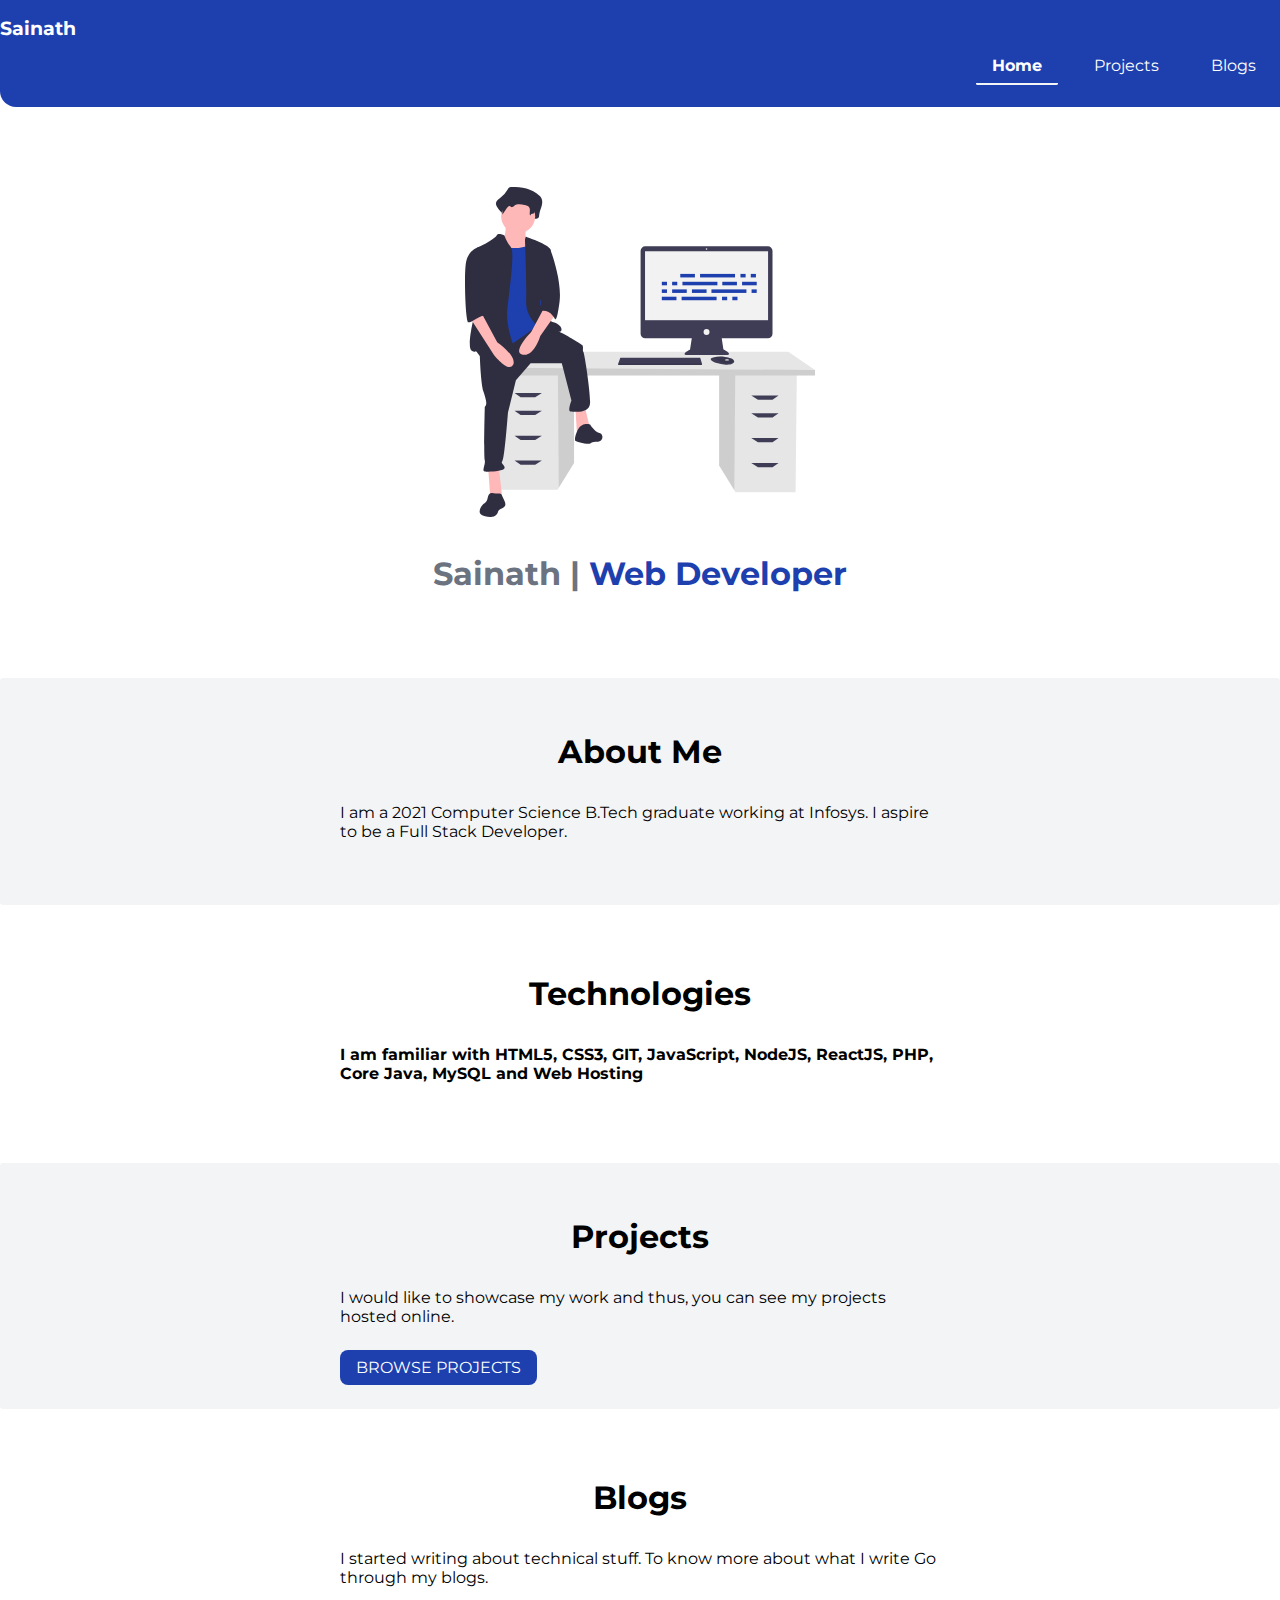
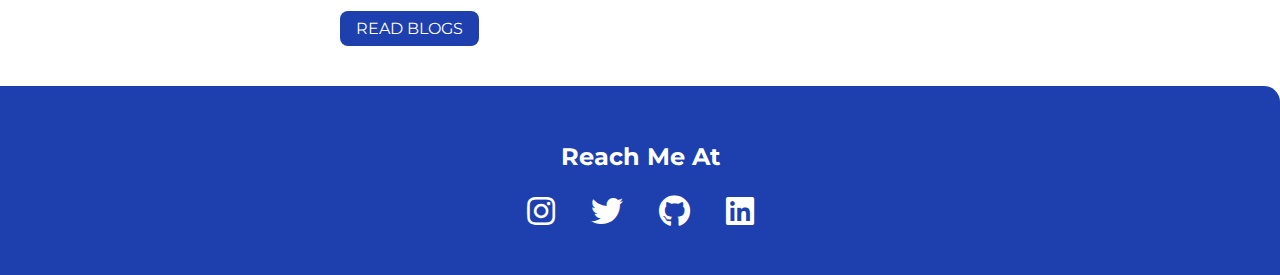
<file: index.html>
<!DOCTYPE html>
<html lang="en">

<head>
    <meta charset="UTF-8">
    <meta http-equiv="X-UA-Compatible" content="IE=edge">
    <meta name="viewport" content="width=device-width, initial-scale=1.0">
    <link rel="stylesheet" href="style.css">
    <link href="https://cdnjs.cloudflare.com/ajax/libs/font-awesome/5.13.0/css/all.min.css" rel="stylesheet">
    <title>Sainath's Portfolio</title>
</head>

<body>
    <nav class="navigation">
        <div class="nav-brand">
            Sainath
        </div>
        <ul class="list-non-bullet nav-pills">
            <li class="list-item-inline">
                <a class="link link-active" href="index.html">Home</a>
             </li>
            <li class="list-item-inline">
                <a class="link" a href="/projects.html">Projects</a>
            </li>
            <li class="list-item-inline">
                <a class="link" href="/blogs.html">Blogs</a>
            </li>
        </ul>
    </nav>

    <header class="header">
        <img class="header-img" src="Images/header.svg" alt="header-image">
        <h1 class="header-heading">Sainath | <span class="heading-inverted">Web Developer</span></h1>
    </header>

    <section class="section section-ow">
        <div class="container container-center">
            <h1 class="section-header">About Me</h1>
            <p>
                I am a 2021 Computer Science B.Tech graduate working at Infosys. I aspire to be a  Full Stack Developer.
            </p>
        </div>
    </section>

    <section class="section ">
        <div class="container container-center">
            <h1 class="section-header">Technologies</h1>
            <p><strong>I am familiar with HTML5,
            CSS3, GIT, JavaScript, NodeJS, 
            ReactJS, PHP, Core Java, MySQL and Web Hosting</strong> 
            </p>
        </div>
    </section>

    <section class="section section-ow">
        <div class="container container-center">
            <h1 class="section-header">Projects</h1>
            <p>
                I would like to showcase my work and thus, you can see my projects hosted online.
            </p>
            <a class="link link-primary" href="/projects.html">BROWSE PROJECTS</a>
        </div>
    </section>

    <section class="section">
        <div class="container container-center">
            <h1 class="section-header">Blogs</h1>
        <p>I started writing about technical stuff. To know more about what I write Go through my blogs.
        </p>
        <a class="link link-primary" href="/blogs.html">READ BLOGS</a>
        </div>
    </section>

    <footer class="footer container">
        <div class="footer-header">
            <p>Reach Me At</p>
        </div>
        <ul class="list-non-bullet">
            <li class="list-item-inline"><a class="link" target="_blank" href="https://www.instagram.com/sainath_2112/"><i class="fab fa-instagram fa-2x" ></i></a></li>
            <li class="list-item-inline"><a class="link" target="_blank" href="https://twitter.com/sainath_svm"><i class="fab fa-twitter fa-2x"></i></a></li>
            <li class="list-item-inline"><a class="link" target="_blank" href="https://github.com/sainath7878"><i class="fab fa-github fa-2x"></i></a></li>
            <li class="list-item-inline"><a class="link" target="_blank" href="https://www.linkedin.com/in/svm-sainath-90aa061aa/"> <i class="fab fa-linkedin fa-2x"></i></a></li>
        </ul>
    </footer>
</body>

</html>
</file>
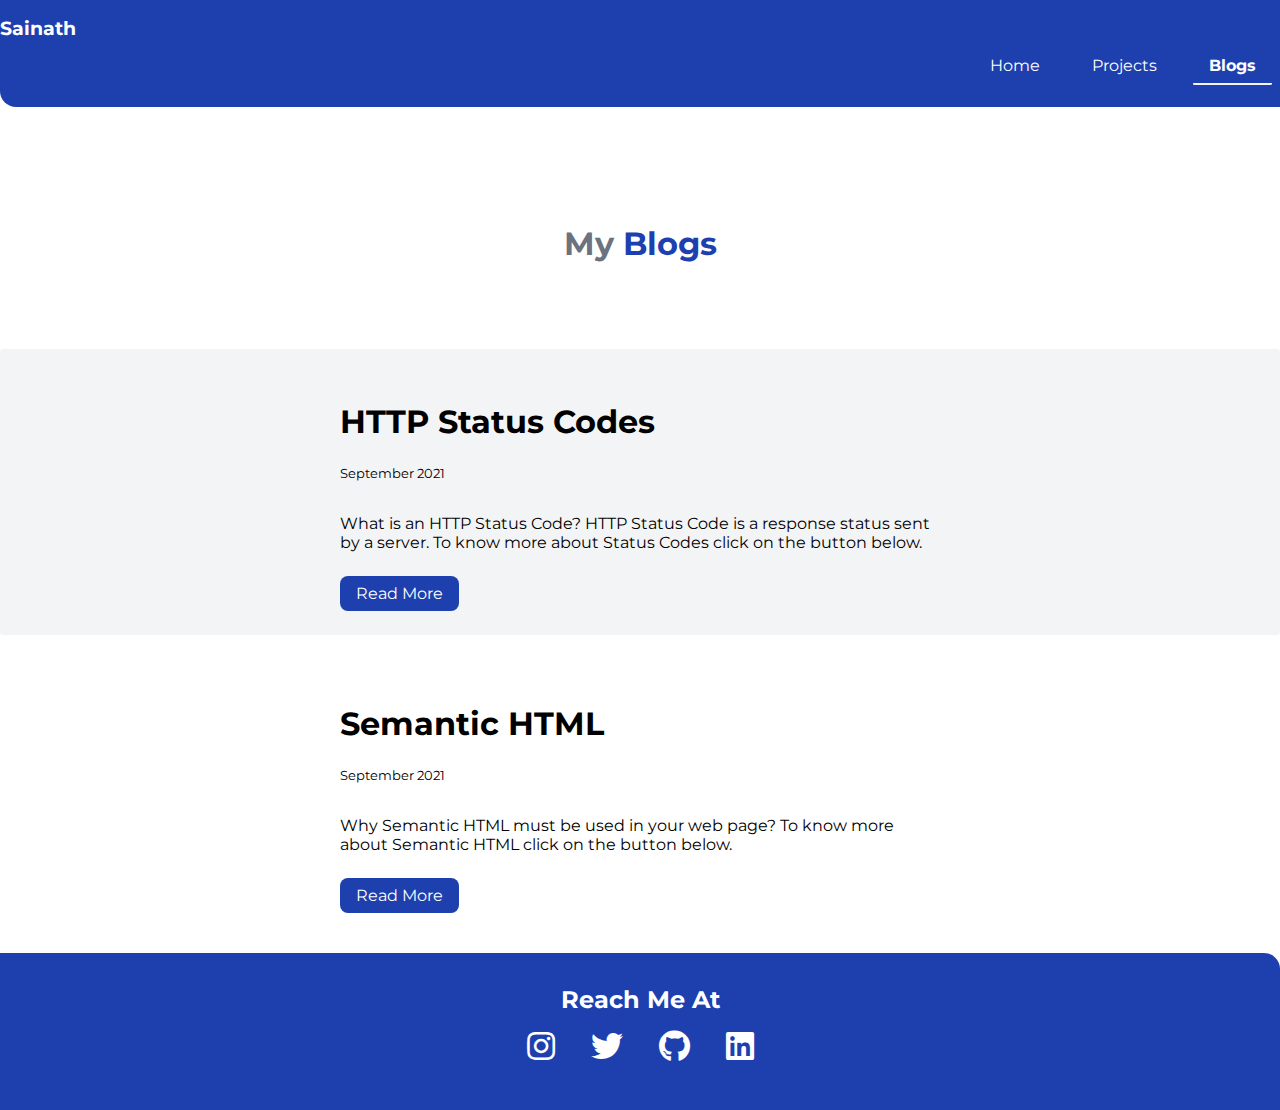
<file: blogs.html>
<!DOCTYPE html>
<html lang="en">

<head>
    <meta charset="UTF-8">
    <meta http-equiv="X-UA-Compatible" content="IE=edge">
    <meta name="viewport" content="width=device-width, initial-scale=1.0">
    <link rel="stylesheet" href="style.css">
    <link href="https://cdnjs.cloudflare.com/ajax/libs/font-awesome/5.13.0/css/all.min.css" rel="stylesheet">
    <title>Blogs</title>
</head>

<body>

    <nav class="navigation">
        <div class="nav-brand">
            Sainath
        </div>
        <ul class="list-non-bullet nav-pills">
            <li class="list-item-inline"><a class="link" href="index.html">Home</a></li>
            <li class="list-item-inline"><a class="link " href="projects.html">Projects</a></li>
            <li class="list-item-inline"><a class="link link-active" href="blogs.html">Blogs</a></li>
        </ul>
    </nav>

    <header class="header">
        <h1 class="header-heading">My <span class="heading-inverted">Blogs</span></h1>
    </header>

    <section class="section section-ow">
        <div class="container container-center">
            <h1>HTTP Status Codes</h1>
            <small>September 2021</small>
            <p>What is an HTTP Status Code? HTTP Status Code is a response status sent by a server. To know more about Status Codes click on the button below.</p>
            <a href="https://sainath.hashnode.dev/http-status-codes" target="_blank" class="link link-primary">Read More</a>
        </div>
    </section>
        
    <section class="section">
        <div class="container container-center">
            <h1>Semantic HTML</h1>
            <small>September 2021</small>
            <p>Why Semantic HTML must be used in your web page? To know more about Semantic HTML click on the button below.</p>
            <a href="https://sainath.hashnode.dev/why-semantic-html-is-important" target="_blank" class="link link-primary">Read More</a>
        </div>
    </section>

    <footer class=" footer">
        <div class="footer-header">
            Reach Me At
        </div>
        <ul class="list-non-bullet">
            <li class="list-item-inline"><a class="link" target="_blank" href="https://www.instagram.com/sainath_2112/"><i class="fab fa-instagram fa-2x" ></i></a></li>
            <li class="list-item-inline"><a class="link" target="_blank" href="https://twitter.com/sainath_svm"><i class="fab fa-twitter fa-2x"></i></a></li>
            <li class="list-item-inline"><a class="link" target="_blank" href="https://github.com/sainath7878"><i class="fab fa-github fa-2x"></i></a></li>
            <li class="list-item-inline"><a class="link" target="_blank" href="https://www.linkedin.com/in/svm-sainath-90aa061aa/"> <i class="fab fa-linkedin fa-2x"></i></a></li>
        </ul>
    </footer>
</body>

</html>
</file>
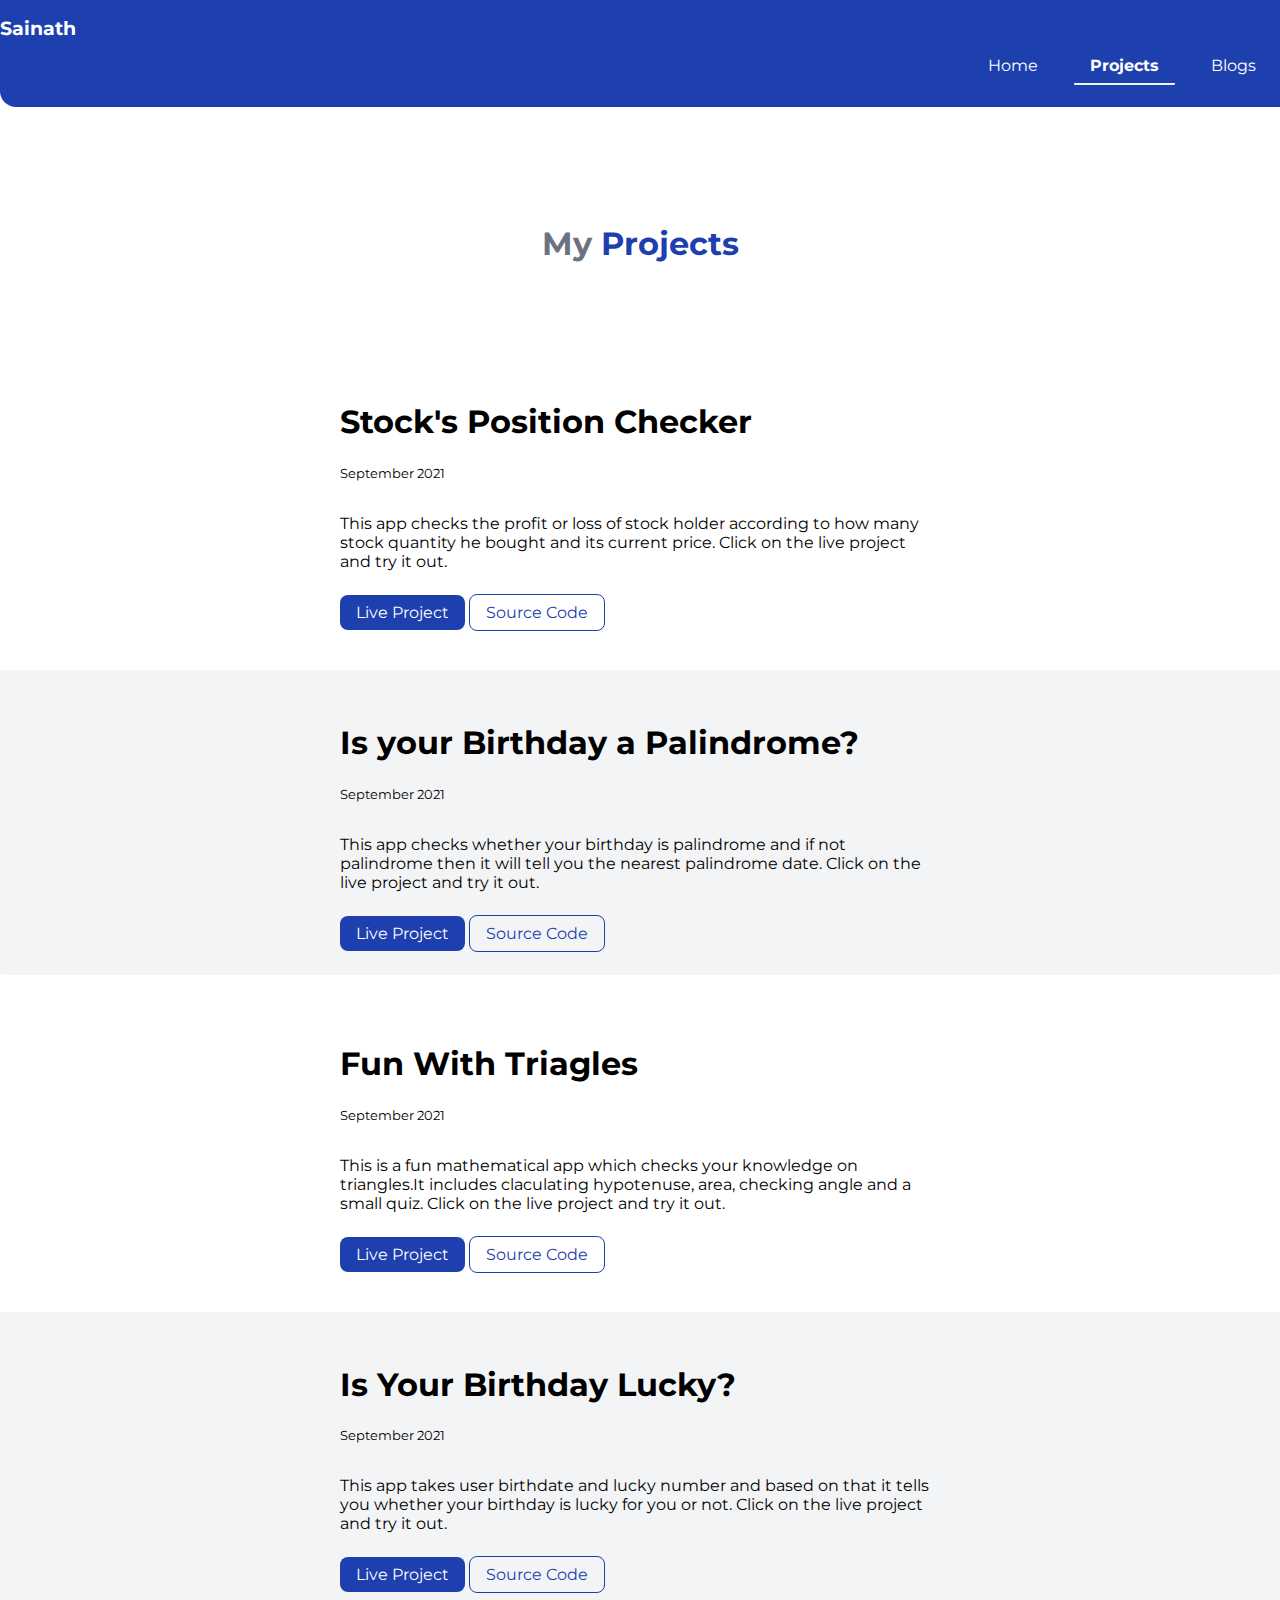
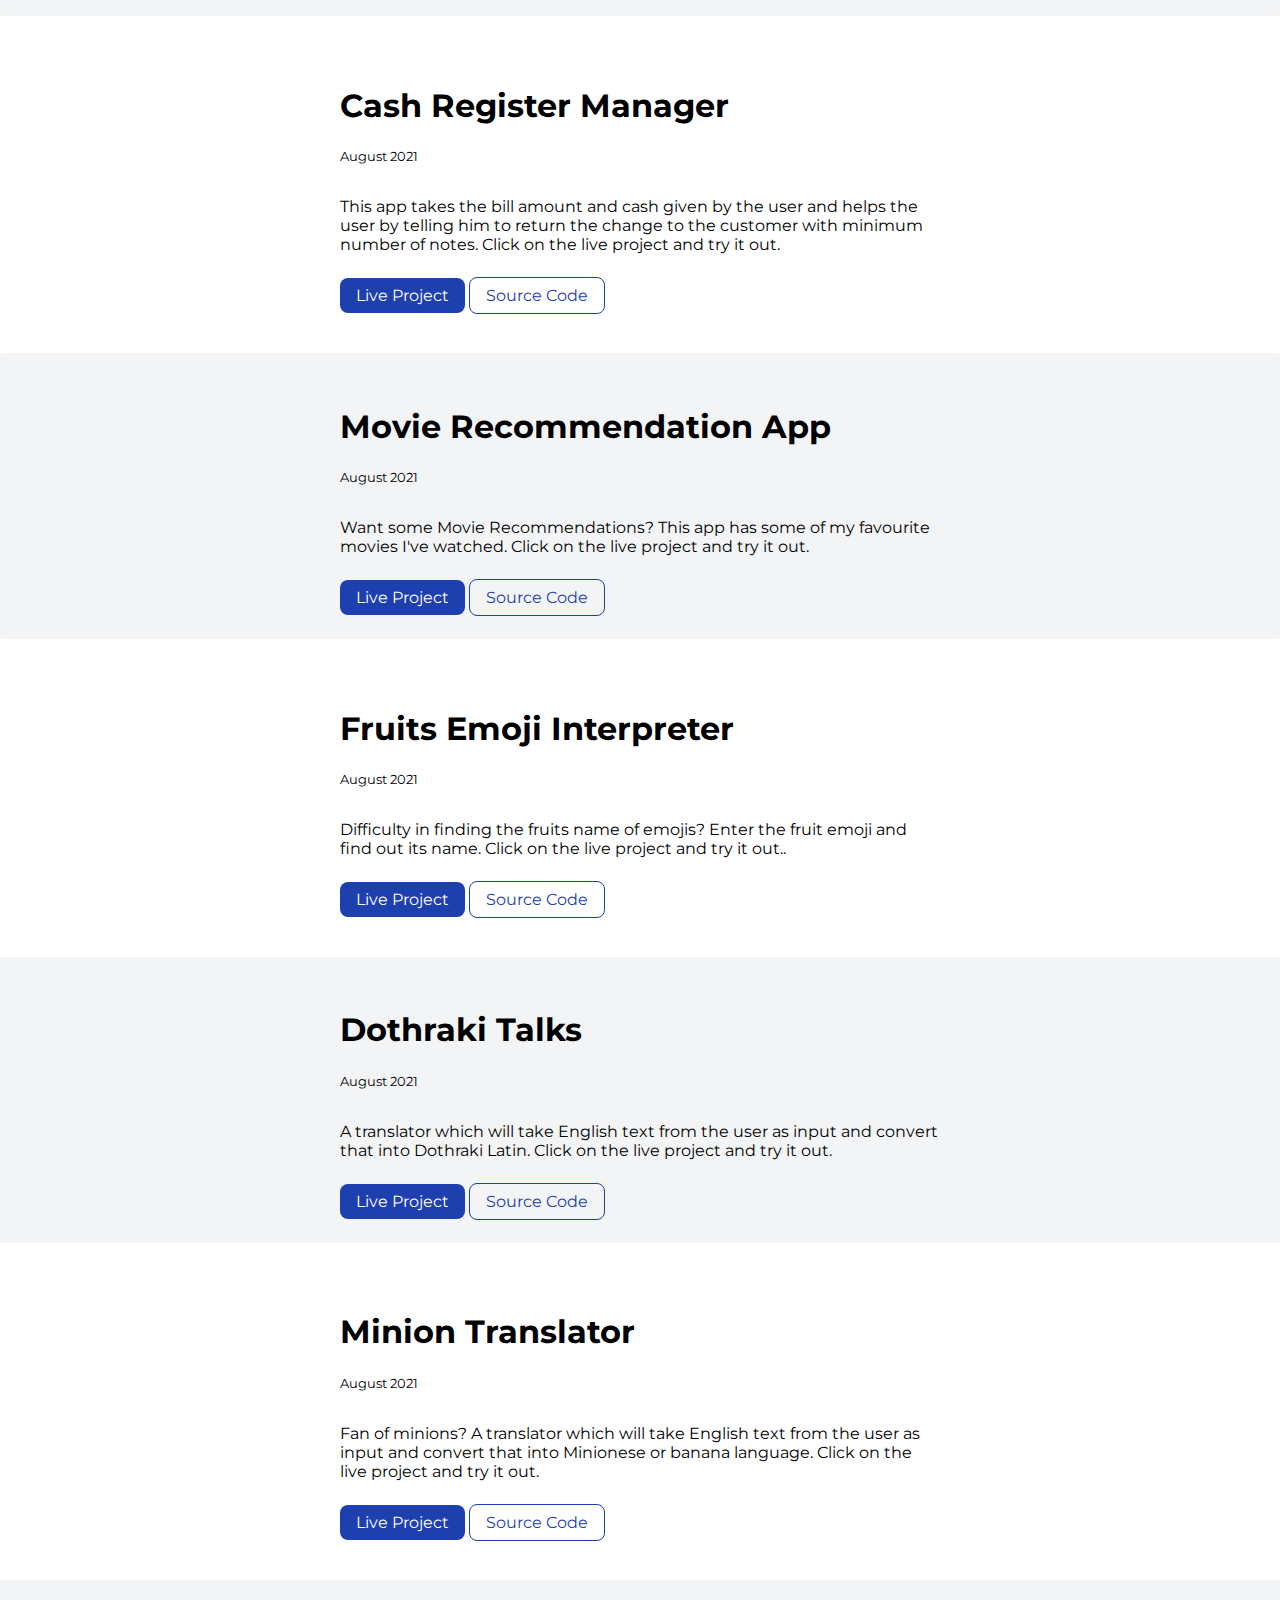
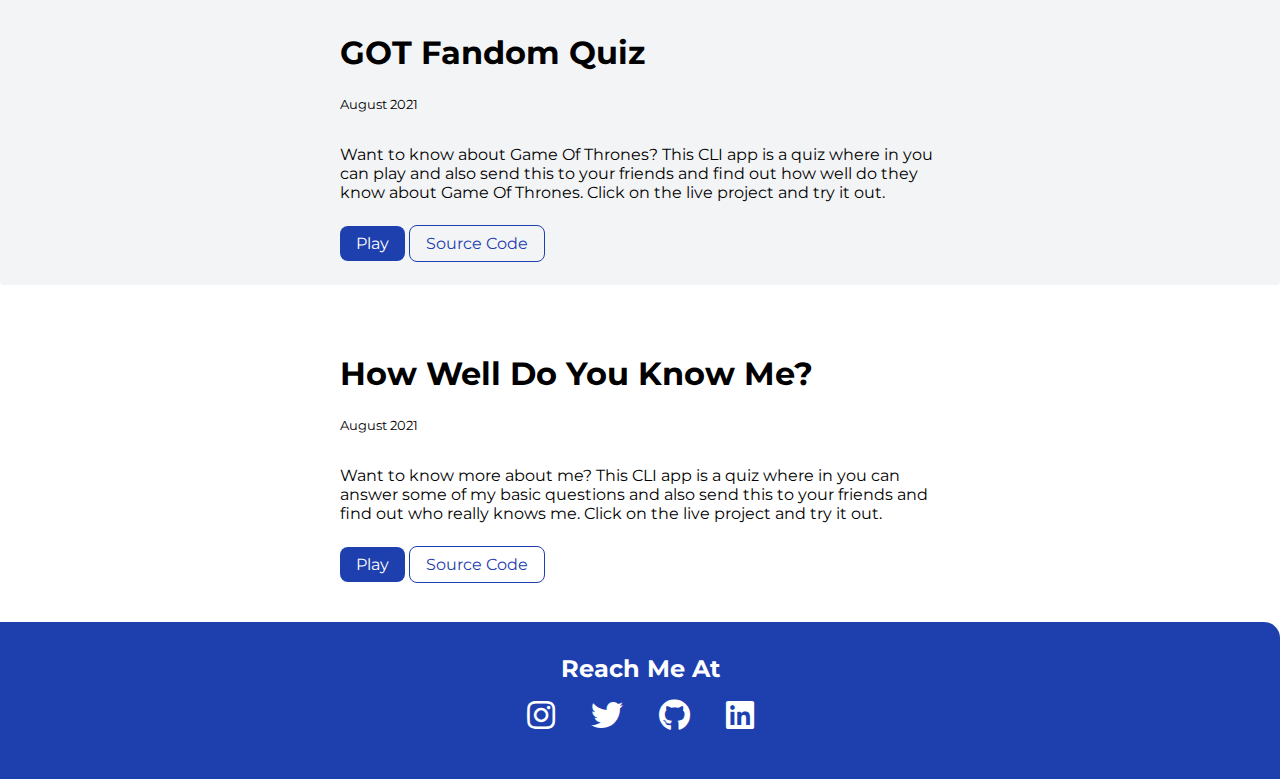
<file: projects.html>
<!DOCTYPE html>
<html lang="en">
<head>
    <meta charset="UTF-8">
    <meta http-equiv="X-UA-Compatible" content="IE=edge">
    <meta name="viewport" content="width=device-width, initial-scale=1.0">
    <link rel="stylesheet" href="style.css">
    <link href="https://cdnjs.cloudflare.com/ajax/libs/font-awesome/5.13.0/css/all.min.css" rel="stylesheet">
    <title>Projects</title>
</head>
<body>
    <nav class="navigation">
        <div class="nav-brand">
            Sainath
        </div>
        <ul class="list-non-bullet nav-pills">
            <li class="list-item-inline"><a class="link"  href="index.html">Home</a></li>
            <li class="list-item-inline"><a class="link link-active" href="projects.html">Projects</a></li>
            <li class="list-item-inline"><a class="link" href="blogs.html">Blogs</a></li>
        </ul>
    </nav>

    <header class="header">
        <h1 class="header-heading">My <span class="heading-inverted">Projects</span></h1>

    </header>

    <ul class="list-non-bullet">

        <section class="section">
            <div class="container container-center">
                <li>
                    <h1>Stock's Position Checker</h1>
                    <small>September 2021</small>
                    <p>This app checks the profit or loss of stock holder according to how many stock quantity he bought and its current price. Click on the live project and try it out.</p>
                    <a target="_blank" href="https://stocksprofitlosscalculator.netlify.app/" class="link link-primary">Live Project</a>
                    <a target="_blank" href="https://github.com/sainath7878/stocksProfit" class="link link-secondary">Source Code</a>
                </li>
            </div>
        </section>

        <section class="section section-ow">
            <div class=" container container-center ">
                <li>
                    <h1>Is your Birthday a Palindrome?</h1>
                    <small>September 2021</small>
                    <p>This app checks whether your birthday is palindrome and if not palindrome then it will tell you the nearest palindrome date. Click on the live project and try it out.</p>
                    <a target="_blank" href="https://palindromebirthdayyyy.netlify.app/" class="link link-primary">Live Project</a>
                    <a target="_blank" href ="https://github.com/sainath7878/palindromeBirthday" class="link link-secondary">Source Code</a>
                </li>
            </div>
        </section>

        <section class="section">
            <div class="container container-center">
                <li>
                    <h1>Fun With Triagles</h1>
                    <small>September 2021</small>
                    <p>This is a fun mathematical app which checks your knowledge on triangles.It includes claculating hypotenuse, area, checking angle and a small quiz. Click on the live project and try it out.</p>
                    <a target="_blank" href="https://funnwithtriangless.netlify.app/" class="link link-primary">Live Project</a>
                    <a target="_blank" href="https://github.com/sainath7878/fun-with-triangles" class="link link-secondary">Source Code</a>
                </li>
            </div>
        </section>

        <section class="section section-ow">
            <div class=" container container-center ">
                <li>
                    <h1>Is Your Birthday Lucky? </h1>
                    <small>September 2021</small>
                    <p>This app takes user birthdate and lucky number and based on that it tells you whether your birthday is lucky for you or not. Click on the live project and try it out.</p>
                    <a target="_blank" href="https://isyourbirthdayyluckyyy.netlify.app/" class="link link-primary">Live Project</a>
                    <a target="_blank" href="https://github.com/sainath7878/isYourBirthdayLucky" class="link link-secondary">Source Code</a>
                </li>
            </div>
        </section>

        <section class="section">
            <div class="container container-center">
                <li>
                    <h1>Cash Register Manager</h1>
                    <small>August 2021</small>
                    <p>This app takes the bill amount and cash given by the user and helps the user by telling him to return the change to the customer with minimum number of notes. Click on the live project and try it out.</p>
                    <a target="_blank" href="https://cashregistermanagement.netlify.app/" class="link link-primary">Live Project</a>
                    <a target="_blank" href="https://github.com/sainath7878/cashRegisterApp" class="link link-secondary">Source Code</a>
                </li>
            </div>
        </section>

        <section class="section section-ow">
            <div class=" container container-center ">
                <li>
                    <h1>Movie Recommendation App</h1>
                    <small>August 2021</small>
                    <p>Want some Movie Recommendations? This app has some of my favourite movies I've watched. Click on the live project and try it out.</p>
                    <a target="_blank" href="https://45g7v.csb.app/" class="link link-primary">Live Project</a>
                    <a target="_blank" href="https://github.com/sainath7878/Movie-Recommendation" class="link link-secondary">Source Code</a>
                </li>
            </div>
        </section>

        <section class="section">
            <div class="container container-center">
                <li>
                    <h1>Fruits Emoji Interpreter</h1>
                    <small>August 2021</small>
                    <p>Difficulty in finding the fruits name of emojis? Enter the fruit emoji and find out its name. Click on the live project and try it out..</p>
                    <a target="_blank" href="https://smzrb.csb.app/" class="link link-primary">Live Project</a>
                    <a target="_blank" href="https://github.com/sainath7878/Fruits-Emoji-Interpreter" class="link link-secondary">Source Code</a>
                </li>
            </div>
        </section>

        <section class="section section-ow">
            <div class=" container container-center ">
                <li>
                    <h1>Dothraki Talks</h1>
                    <small>August 2021</small>
                    <p>A translator which will take English text from the user as input and convert that into Dothraki Latin. Click on the live project and try it out.</p>
                    <a target="_blank" href="https://dothrakitalks.netlify.app" class="link link-primary">Live Project</a>
                    <a target="_blank" href="https://github.com/sainath7878/dothrakitalks" class="link link-secondary">Source Code</a>
                </li>
            </div>
        </section>

        <section class="section">
            <div class="container container-center">
                <li>
                    <h1>Minion Translator</h1>
                    <small>August 2021</small>
                    <p>Fan of minions? A translator which will take English text from the user as input and convert that into Minionese or banana language. Click on the live project and try it out.</p>
                    <a target="_blank" href="https://bananaaaatalks.netlify.app" class="link link-primary">Live Project</a>
                    <a target="_blank" href="https://github.com/sainath7878/bananatalks" class="link link-secondary">Source Code</a>
                </li>
            </div>
        </section>

        <section class="section section-ow">
            <div class=" container container-center ">
                <li>
                    <h1>GOT Fandom Quiz</h1>
                    <small>August 2021</small>
                    <p>Want to know about Game Of Thrones? This CLI app is a quiz where in you can play and also send this to your friends and find out how well do they know about Game Of Thrones. Click on the live project and try it out.</p>
                    <a target="_blank" href="https://replit.com/@SVM-SainathSain/mark2-quiz?embed=1&output=1#index.js" class="link link-primary">Play</a>
                    <a target="_blank" href="https://github.com/sainath7878/Mark2-GOT-Fandom-Quiz" class="link link-secondary">Source Code</a>
                </li>
            </div>
        </section>
        
        <section class="section">
            <div class="container container-center">
                <li>
                    <h1>How Well Do You Know Me?</h1>
                    <small>August 2021</small>
                    <p>Want to know more about me? This CLI app is a quiz where in you can answer some of my basic questions and also send this to your friends and find out who really knows me. Click on the live project and try it out.</p>
                    <a target="_blank" href="https://replit.com/@SVM-SainathSain/Mark1-Game?embed=1&output=1#index.js" class="link link-primary">Play</a>
                    <a target="_blank" href="https://github.com/sainath7878/Mark1-Do-You-Know-Me-Quiz" class="link link-secondary">Source Code</a>
                </li>
            </div>
        </section>
        
    </ul>

    <footer class=" footer">
        <div class="footer-header">
            Reach Me At
        </div>
        <ul class="list-non-bullet">
            <li class="list-item-inline"><a class="link" target="_blank" href="https://www.instagram.com/sainath_2112/"><i class="fab fa-instagram fa-2x" ></i></a></li>
            <li class="list-item-inline"><a class="link" target="_blank" href="https://twitter.com/sainath_svm"><i class="fab fa-twitter fa-2x"></i></a></li>
            <li class="list-item-inline"><a class="link" target="_blank" href="https://github.com/sainath7878"><i class="fab fa-github fa-2x"></i></a></li>
            <li class="list-item-inline"><a class="link" target="_blank" href="https://www.linkedin.com/in/svm-sainath-90aa061aa/"> <i class="fab fa-linkedin fa-2x"></i></a></li>
        </ul>
    </footer>
</body>
</html>
</file>
<file: style.css>
@import url('https://fonts.googleapis.com/css2?family=Montserrat+Alternates:ital,wght@0,700;1,300&family=Montserrat:wght@300;600&display=swap');

:root{
    --primary-color:#1E40AF;
    --dark-gray:#6B7280;
    --offwhite-gray:#F3F4F6;
}

body{
    margin:0;
    padding:0;
    font-family: 'Montserrat', sans-serif;
}

.container{
    padding:0 1rem;
}

.container-center{
    max-width: 600px;;
    margin:auto;
}

.link{
    text-decoration: none;
    padding:0.5rem 1rem;
}

.link-primary{
   background-color: var(--primary-color);
   color:white;
   border-radius: 0.5rem;
}

.link-secondary{
    color: var(--primary-color);
    border-radius: 0.5rem;
    border: 1px solid var(--primary-color);
}

hr{
    margin: 2rem 0;
}

.list-non-bullet{
    list-style-type: none;
    padding-inline-start: 0px ;
}

.list-item-inline{
    display: inline;
    padding:0 0.5rem;
}

.navigation{
   background-color: var(--primary-color);
   color:White; 
   padding: 1rem 0;
   border-bottom-left-radius: 1rem;
}

.navigation .link{
    color:white;
}

.navigation .nav-pills{
    text-align:right;
}

.navigation .nav-brand{
    font-weight: bold;
    font-size: 1.2rem;
}
.navigation .link-active{
    font-weight: bold;
    border-bottom: 2px solid var(--offwhite-gray);
    border-radius: 0.1rem;
}

.header{
    padding:2rem;
    padding-top:5rem;
}

.header .header-img{
    max-width: 350px;
    display: block;
    margin: auto;
}

.header .header-heading{
    color:var(--dark-gray);
    text-align: center;
    padding:1rem;
}
.header .header-heading .heading-inverted{
    color: var(--primary-color);
}

.section{
    padding: 2rem;
    margin:1rem 0;
}
.section .section-header{
    text-align: center;
}


.section-ow{
    background-color:var(--offwhite-gray);
    border-radius: 0.2rem;
}

 .section p{
     margin: 2rem 0;;
 }

.footer {
background-color: var(--primary-color);
color:white;
padding:2rem;
text-align: center;
border-top-right-radius: 1rem;
}
.footer .link{
    color: white;
}
.footer ul{
    padding-inline-start: 0;
}

.footer .footer-header{
    font-size: x-large;
    font-weight: bold;
}

.footer .link{
    padding:0.5rem;
}
</file>
